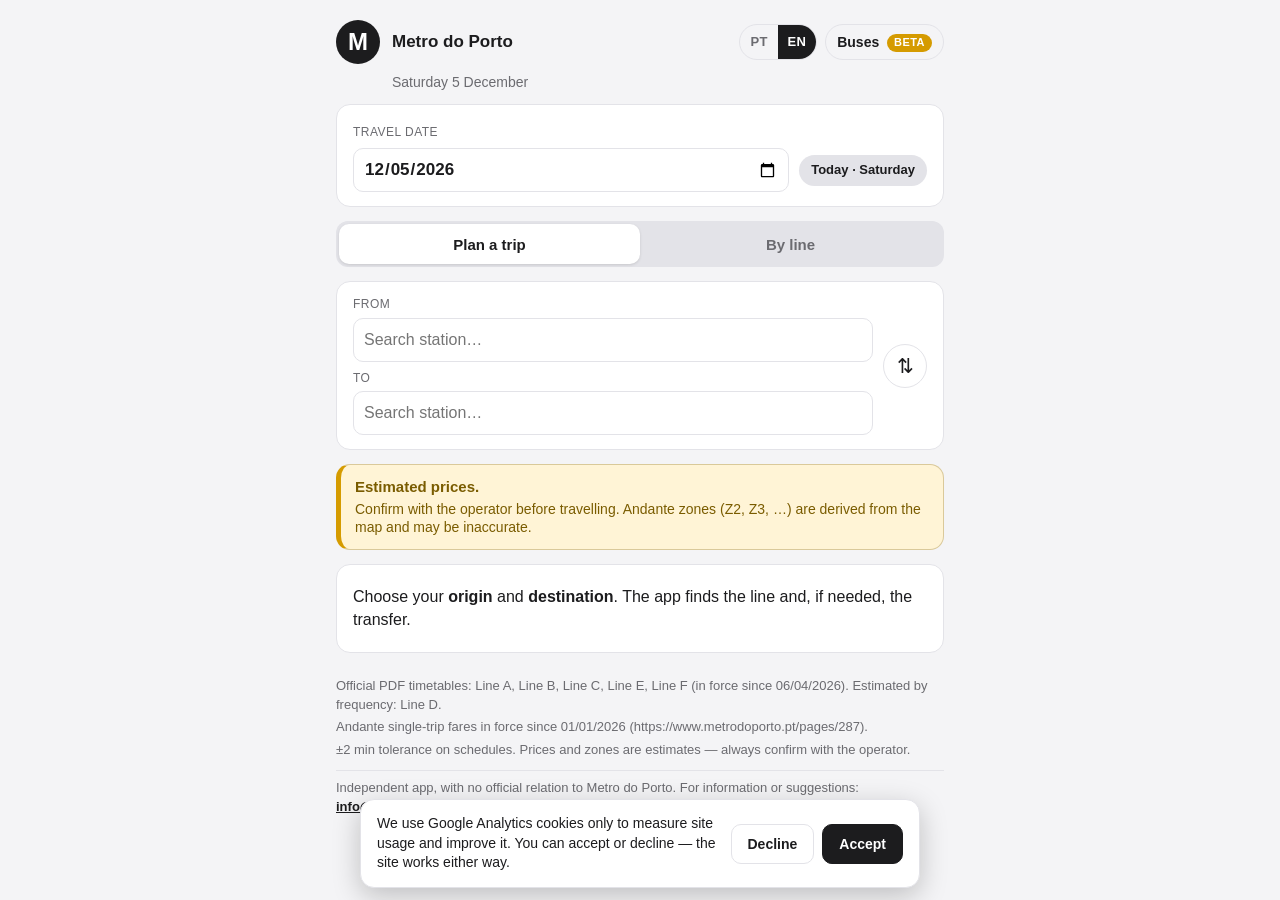
<file: index.html>
<!DOCTYPE html>
<html lang="pt-PT">
<head>
<meta charset="utf-8">
<meta name="viewport" content="width=device-width, initial-scale=1">
<meta name="theme-color" content="#1c1c1e">
  <title data-i18n-doc="doc_title">Horários Metro do Porto | Consulta rápida por estação</title>

  <meta name="description" data-i18n-desc="doc_desc" content="Consulte os horários do Metro do Porto de forma simples. Escolha a linha, a estação e o sentido da viagem para encontrar rapidamente o próximo metro.">

  <meta name="keywords" content="horários metro porto, metro do porto horários, próximo metro porto, horário metro linha b, metro estádio do dragão, zonas andante metro porto, porto metro timetable, porto metro schedule">

  <link rel="canonical" href="https://horarios-metro.pt/">
  <link rel="alternate" hreflang="pt" href="https://horarios-metro.pt/">
  <link rel="alternate" hreflang="en" href="https://horarios-metro.pt/?lang=en">
  <link rel="alternate" hreflang="x-default" href="https://horarios-metro.pt/">

  <meta property="og:title" content="Horários Metro do Porto">
  <meta property="og:description" content="Consulta simples dos horários do Metro do Porto por linha, estação e sentido.">
  <meta property="og:type" content="website">
  <meta property="og:url" content="https://horarios-metro.pt/">

  <meta name="robots" content="index, follow">
<link rel="manifest" href="manifest.json">
<link rel="icon" href="icon.svg" type="image/svg+xml">
<link rel="stylesheet" href="style.css?v=14">
<script src="i18n.js?v=14"></script>
<!-- Google Analytics só carrega após consentimento (ver consent.js) -->
<script src="consent.js?v=14" defer></script>
</head>
<body>
<header class="app-header">
  <div class="logo-badge">M</div>
  <h1>Metro do Porto</h1>
  <div class="header-actions">
    <div class="lang-toggle" role="group" aria-label="Language"></div>
    <a class="header-link" href="autocarros.html"><span data-i18n="buses">Autocarros</span> <span class="beta-tag">beta</span></a>
  </div>
  <p id="date-line" class="date-line">A carregar…</p>
</header>

<main>
  <section class="card date-card">
    <label for="travel-date" data-i18n="travel_date">Data da viagem</label>
    <div class="date-row">
      <input type="date" id="travel-date">
      <span id="daytype-chip" class="daytype-chip"></span>
    </div>
  </section>

  <nav class="mode-tabs" role="tablist" aria-label="Modo de consulta">
    <button id="tab-plan" class="mode-tab active" role="tab" aria-selected="true" data-i18n="tab_plan">Planear viagem</button>
    <button id="tab-line" class="mode-tab" role="tab" aria-selected="false" data-i18n="tab_line">Por linha</button>
  </nav>

  <!-- Modo: planear viagem (pesquisa global, transbordos automáticos) -->
  <section id="mode-plan" class="card">
    <div class="search-row">
      <label for="origin-input" data-i18n="from">Origem</label>
      <div class="search-box">
        <input id="origin-input" type="text" autocomplete="off" spellcheck="false"
               placeholder="Pesquisar estação…" data-i18n-placeholder="search_station"
               aria-label="Origem" data-i18n-aria-label="from">
        <button class="clear-btn hidden" data-for="origin-input" aria-label="×">×</button>
        <div class="suggestions hidden" id="origin-suggestions"></div>
      </div>
    </div>
    <button id="swap" class="swap-btn" type="button" title="Trocar origem e destino"
            data-i18n-title="swap" data-i18n-aria-label="swap" aria-label="Trocar origem e destino">⇅</button>
    <div class="search-row">
      <label for="dest-input" data-i18n="to">Destino</label>
      <div class="search-box">
        <input id="dest-input" type="text" autocomplete="off" spellcheck="false"
               placeholder="Pesquisar estação…" data-i18n-placeholder="search_station"
               aria-label="Destino" data-i18n-aria-label="to">
        <button class="clear-btn hidden" data-for="dest-input" aria-label="×">×</button>
        <div class="suggestions hidden" id="dest-suggestions"></div>
      </div>
    </div>
  </section>

  <!-- Modo: por linha (progressivo: linha -> origem -> destino) -->
  <section id="mode-line" class="card hidden">
    <p class="field-label" data-i18n="line">Linha</p>
    <div id="line-chips" class="line-chips" role="radiogroup" aria-label="Linha"></div>
    <div id="line-selects" class="line-selects hidden">
      <div class="select-row">
        <label for="line-origin" data-i18n="from">Origem</label>
        <select id="line-origin"></select>
      </div>
      <div class="select-row">
        <label for="line-dest" data-i18n="to">Destino</label>
        <select id="line-dest"></select>
      </div>
    </div>
  </section>

  <section class="fare-warning" data-i18n-html="fare_warning" aria-label="Aviso sobre preços e zonas">
    <strong>Preços estimados.</strong>
    Confirma no operador antes de viajar. As zonas Andante (Z2, Z3, ...)
    são calculadas a partir do mapa e podem ser imprecisas.
  </section>

  <div id="stale-banner" class="banner warn hidden"></div>

  <section id="result" aria-live="polite">
    <div class="card state-msg" id="boot-error">
      <p data-i18n-html="boot_error_title"><strong>Não foi possível iniciar a aplicação.</strong></p>
      <p data-i18n-html="boot_error_body">Se é a primeira utilização, gere os dados: <code>python tools/build_data.py</code>
      e recarregue a página.</p>
    </div>
  </section>
</main>

<footer class="app-footer">
  <p id="source-line"></p>
  <p id="fares-line"></p>
  <p id="notes-line"></p>
  <p class="independent-line" data-i18n-html="independent_line">
    Aplicação independente, sem relação oficial com a Metro do Porto. Para informações
    ou sugestões: <a href="mailto:info@horarios-metro.pt">info@horarios-metro.pt</a>.
  </p>
</footer>

<script src="data/data.js?v=14"></script>
<script src="engine.js?v=14"></script>
<script src="router.js?v=14"></script>
<script src="app.js?v=14"></script>
</body>
</html>
</file>
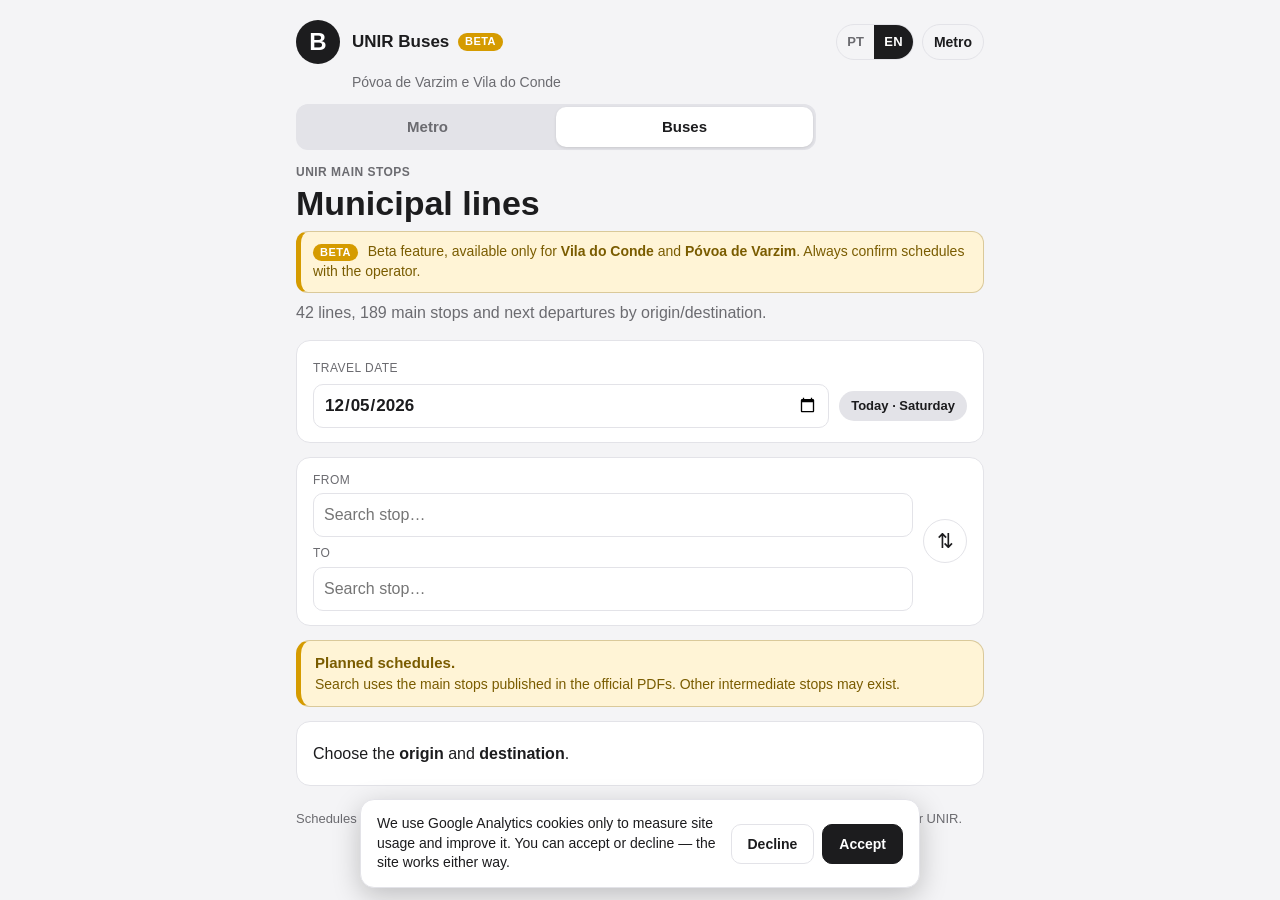
<file: autocarros.html>
<!DOCTYPE html>
<html lang="pt-PT">
<head>
<meta charset="utf-8">
<meta name="viewport" content="width=device-width, initial-scale=1">
<meta name="theme-color" content="#1c1c1e">
<title data-i18n-doc="bus_title">Horários de autocarros | Póvoa de Varzim e Vila do Conde</title>
<meta name="description" data-i18n-desc="bus_meta_desc" content="Consulte os horários em PDF dos autocarros UNIR dos municípios da Póvoa de Varzim e Vila do Conde.">
<meta name="robots" content="index, follow">
<link rel="canonical" href="https://horarios-metro.pt/autocarros.html">
<link rel="alternate" hreflang="pt" href="https://horarios-metro.pt/autocarros.html">
<link rel="alternate" hreflang="en" href="https://horarios-metro.pt/autocarros.html?lang=en">
<link rel="alternate" hreflang="x-default" href="https://horarios-metro.pt/autocarros.html">
<meta property="og:title" content="Horários de autocarros UNIR | Póvoa de Varzim e Vila do Conde">
<meta property="og:description" content="Consulta dos horários dos autocarros UNIR nos municípios da Póvoa de Varzim e Vila do Conde.">
<meta property="og:type" content="website">
<meta property="og:url" content="https://horarios-metro.pt/autocarros.html">
<link rel="manifest" href="manifest.json">
<link rel="icon" href="icon.svg" type="image/svg+xml">
<link rel="stylesheet" href="style.css?v=14">
<script src="i18n.js?v=14"></script>
<!-- Google Analytics só carrega após consentimento (ver consent.js) -->
<script src="consent.js?v=14" defer></script>
</head>
<body class="bus-page">
<header class="app-header">
  <div class="logo-badge">B</div>
  <h1><span data-i18n="bus_h1">Autocarros UNIR</span> <span class="beta-tag">beta</span></h1>
  <div class="header-actions">
    <div class="lang-toggle" role="group" aria-label="Language"></div>
    <a class="header-link" href="index.html" data-i18n="metro">Metro</a>
  </div>
  <p class="date-line">Póvoa de Varzim e Vila do Conde</p>
</header>

<main>
  <nav class="mode-tabs page-tabs" aria-label="Tipo de transporte">
    <a class="mode-tab" href="index.html" data-i18n="metro">Metro</a>
    <a class="mode-tab active" href="autocarros.html" aria-current="page" data-i18n="buses">Autocarros</a>
  </nav>

  <section class="bus-hero">
    <p class="bus-kicker" data-i18n="bus_kicker">Paragens principais UNIR</p>
    <h2 data-i18n="bus_hero_h2">Linhas municipais</h2>
    <p class="bus-beta-note">
      <span class="beta-tag">beta</span>
      <span data-i18n-html="bus_beta_note">Funcionalidade em testes, disponível apenas para <strong>Vila do Conde</strong>
      e <strong>Póvoa de Varzim</strong>. Confirme sempre os horários no operador.</span>
    </p>
    <p id="bus-summary">A carregar horários...</p>
  </section>

  <div id="bus-app" hidden>
    <section class="card date-card">
      <label for="bus-date" data-i18n="travel_date">Data da viagem</label>
      <div class="date-row">
        <input type="date" id="bus-date">
        <span id="bus-daytype-chip" class="daytype-chip"></span>
      </div>
    </section>

    <section class="card bus-plan-card" aria-label="Pesquisar horários de autocarro">
      <div class="search-row">
        <label for="bus-origin-input" data-i18n="from">Origem</label>
        <div class="search-box">
          <input id="bus-origin-input" type="text" autocomplete="off" spellcheck="false"
                 placeholder="Pesquisar paragem..." data-i18n-placeholder="search_stop"
                 aria-label="Origem" data-i18n-aria-label="from">
          <button class="clear-btn hidden" data-for="bus-origin-input" type="button" aria-label="×">×</button>
          <div class="suggestions hidden" id="bus-origin-suggestions"></div>
        </div>
      </div>
      <button id="bus-swap" class="swap-btn" type="button" title="Trocar origem e destino"
              data-i18n-title="swap" data-i18n-aria-label="swap" aria-label="Trocar origem e destino">⇅</button>
      <div class="search-row">
        <label for="bus-dest-input" data-i18n="to">Destino</label>
        <div class="search-box">
          <input id="bus-dest-input" type="text" autocomplete="off" spellcheck="false"
                 placeholder="Pesquisar paragem..." data-i18n-placeholder="search_stop"
                 aria-label="Destino" data-i18n-aria-label="to">
          <button class="clear-btn hidden" data-for="bus-dest-input" type="button" aria-label="×">×</button>
          <div class="suggestions hidden" id="bus-dest-suggestions"></div>
        </div>
      </div>
    </section>

    <section class="fare-warning" data-i18n-html="bus_warning" aria-label="Aviso sobre horários dos autocarros">
      <strong>Horários planeados.</strong>
      A pesquisa usa as paragens principais publicadas nos PDFs oficiais. Podem existir outras paragens intermédias.
    </section>

    <section id="bus-results" aria-live="polite"></section>
  </div>

  <section id="bus-error" class="card state-msg hidden">
    <p data-i18n-html="bus_error"><strong>Não foi possível carregar os horários dos autocarros.</strong></p>
  </section>
</main>

<footer class="app-footer">
  <p data-i18n="bus_independent_line">Horários publicados pela AMP/UNIR para o lote UT3. Aplicação independente, sem relação oficial com a Metro do Porto ou UNIR.</p>
</footer>

<script src="data/data.js?v=14"></script>
<script src="engine.js?v=14"></script>
<script src="data/bus-lines.js?v=14"></script>
<script src="bus.js?v=14"></script>
</body>
</html>
</file>
<file: style.css>
/* Metro do Porto — planeador de viagens, mobile-first */
:root {
  --ink: #1c1c1e;
  --muted: #6b6b70;
  --bg: #f4f4f6;
  --card: #ffffff;
  --line: #e3e3e8;
  --accent: #1c1c1e;
  --ok: #0a7a3d;
  --warn-bg: #fff4d6;
  --warn-ink: #7a5c00;
}

* { box-sizing: border-box; }

html, body {
  margin: 0;
  padding: 0;
  background: var(--bg);
  color: var(--ink);
  font-family: -apple-system, "Segoe UI", Roboto, "Helvetica Neue", Arial, sans-serif;
  font-size: 16px;
  line-height: 1.45;
}

main, .app-header, .app-footer {
  max-width: 520px;
  margin: 0 auto;
  padding: 0 16px;
}

/* Cabeçalho */
.app-header {
  display: flex;
  flex-wrap: wrap;
  align-items: center;
  gap: 8px 12px;
  padding-top: 20px;
  padding-bottom: 12px;
}
.logo-badge {
  flex: none;
  width: 44px;
  height: 44px;
  border-radius: 50%;
  background: var(--accent);
  color: #fff;
  font-size: 24px;
  font-weight: 700;
  display: flex;
  align-items: center;
  justify-content: center;
}
.app-header h1 { font-size: 17px; margin: 0; white-space: nowrap; }
.date-line {
  flex-basis: 100%;
  margin: 0;
  padding-left: 56px;
  color: var(--muted);
  font-size: 14px;
}
.header-actions {
  margin-left: auto;
  display: flex;
  align-items: center;
  gap: 8px;
  flex: none;
}
.header-link {
  color: var(--ink);
  font-size: 14px;
  font-weight: 800;
  text-decoration: none;
  border: 1px solid var(--line);
  border-radius: 999px;
  padding: 7px 11px;
  white-space: nowrap;
}

/* Alternador de idioma PT|EN */
.lang-toggle {
  display: inline-flex;
  border: 1px solid var(--line);
  border-radius: 999px;
  overflow: hidden;
}
.lang-btn {
  border: none;
  background: transparent;
  color: var(--muted);
  font-size: 13px;
  font-weight: 800;
  letter-spacing: .02em;
  padding: 6px 10px;
  min-height: 34px;
  cursor: pointer;
}
.lang-btn.active { background: var(--accent); color: var(--card); cursor: default; }

/* Etiqueta "beta" */
.beta-tag {
  display: inline-block;
  vertical-align: middle;
  margin-left: 4px;
  padding: 1px 7px;
  border-radius: 999px;
  background: #d59b00;
  color: #fff;
  font-size: 11px;
  font-weight: 800;
  letter-spacing: .04em;
  text-transform: uppercase;
}
.bus-beta-note {
  margin: 10px 0 0;
  padding: 10px 12px;
  border: 1px solid rgba(122, 92, 0, .28);
  border-left: 5px solid #d59b00;
  border-radius: 12px;
  background: var(--warn-bg);
  color: var(--warn-ink);
  font-size: 14px;
  line-height: 1.4;
}
.bus-beta-note .beta-tag { margin: 0 6px 0 0; }

/* Banner de consentimento de cookies */
.consent-banner {
  position: fixed;
  left: 50%;
  bottom: 12px;
  transform: translateX(-50%);
  z-index: 1000;
  width: calc(100% - 24px);
  max-width: 560px;
  display: flex;
  flex-wrap: wrap;
  align-items: center;
  gap: 10px 14px;
  padding: 14px 16px;
  background: var(--card);
  color: var(--ink);
  border: 1px solid var(--line);
  border-radius: 14px;
  box-shadow: 0 8px 28px rgba(0, 0, 0, .22);
  font-size: 14px;
  line-height: 1.4;
}
.consent-text { margin: 0; flex: 1 1 240px; }
.consent-actions { display: flex; gap: 8px; margin-left: auto; }
.consent-btn {
  min-height: 40px;
  padding: 8px 16px;
  border-radius: 10px;
  font-size: 14px;
  font-weight: 700;
  cursor: pointer;
  border: 1px solid var(--line);
}
.consent-reject { background: transparent; color: var(--ink); }
.consent-reject:active { background: var(--bg); }
.consent-accept { background: var(--accent); color: var(--card); border-color: var(--accent); }

/* Data da viagem */
.date-card { padding: 12px 16px; }
.date-card > label {
  font-size: 12px; color: var(--muted); text-transform: uppercase; letter-spacing: .04em;
}
.date-row { display: flex; flex-wrap: wrap; align-items: center; gap: 8px 10px; margin-top: 6px; }
.date-row input[type="date"] {
  flex: 1 1 160px;
  min-height: 44px;
  font-size: 17px;
  font-weight: 700;
  border: 1px solid var(--line);
  border-radius: 10px;
  background: var(--card);
  color: var(--ink);
  padding: 8px 10px;
  font-family: inherit;
}
.daytype-chip {
  flex: 0 1 auto;
  max-width: 100%;
  padding: 6px 12px;
  border-radius: 999px;
  background: var(--line);
  font-size: 13px;
  font-weight: 700;
}
.daytype-chip.holiday { background: var(--warn-bg); color: var(--warn-ink); }

/* Separador de modos */
.mode-tabs {
  display: flex;
  background: var(--line);
  border-radius: 12px;
  padding: 3px;
  margin-bottom: 14px;
}
.mode-tab {
  flex: 1;
  min-height: 40px;
  border: none;
  border-radius: 10px;
  background: transparent;
  color: var(--muted);
  font-size: 15px;
  font-weight: 600;
  cursor: pointer;
}
a.mode-tab {
  display: flex;
  align-items: center;
  justify-content: center;
  text-decoration: none;
}
.mode-tab.active { background: var(--card); color: var(--ink); box-shadow: 0 1px 3px rgba(0,0,0,.12); }

/* Cartões */
.card {
  background: var(--card);
  border: 1px solid var(--line);
  border-radius: 14px;
  padding: 14px 16px;
  margin-bottom: 14px;
}

/* Pesquisa (modo planear) */
#mode-plan { display: grid; grid-template-columns: 1fr auto; gap: 8px 10px; align-items: end; }
.search-row { display: flex; flex-direction: column; gap: 4px; }
.search-row label, .field-label, .select-row label {
  font-size: 12px; color: var(--muted); text-transform: uppercase; letter-spacing: .04em;
}
.field-label { margin: 0 0 8px; }
.search-box { position: relative; }
.search-box input {
  width: 100%;
  min-height: 44px;
  font-size: 16px;
  border: 1px solid var(--line);
  border-radius: 10px;
  background: var(--card);
  color: var(--ink);
  padding: 8px 36px 8px 10px;
}
.clear-btn {
  position: absolute;
  right: 4px; top: 50%;
  transform: translateY(-50%);
  width: 30px; height: 30px;
  border: none; border-radius: 50%;
  background: var(--line);
  color: var(--muted);
  font-size: 16px;
  cursor: pointer;
}
.suggestions {
  position: absolute;
  z-index: 20;
  left: 0; right: 0; top: calc(100% + 4px);
  background: var(--card);
  border: 1px solid var(--line);
  border-radius: 12px;
  box-shadow: 0 6px 24px rgba(0,0,0,.14);
  overflow: hidden;
}
.suggestion {
  display: flex;
  align-items: center;
  justify-content: space-between;
  gap: 8px;
  padding: 11px 12px;
  cursor: pointer;
}
.suggestion:hover { background: var(--bg); }
.suggestion + .suggestion { border-top: 1px solid var(--line); }
.sug-name { font-size: 15px; }
.sug-lines { display: inline-flex; gap: 4px; flex: none; }

.swap-btn {
  grid-row: 1 / 3;
  grid-column: 2;
  align-self: center;
  width: 44px; height: 44px;
  font-size: 20px;
  border: 1px solid var(--line);
  border-radius: 50%;
  background: var(--card);
  color: var(--ink);
  cursor: pointer;
}
.swap-btn:active { background: var(--bg); }

/* Modo por linha */
.line-chips { display: flex; flex-wrap: wrap; gap: 8px; margin-bottom: 12px; }
.line-chip {
  --line-color: #888;
  border: 2px solid var(--line-color);
  background: var(--card);
  color: var(--ink);
  border-radius: 999px;
  padding: 8px 14px;
  font-size: 14px;
  font-weight: 700;
  cursor: pointer;
}
.line-chip.active { background: var(--line-color); color: #fff; }
.line-chip.demo-line::after {
  content: "temp.";
  margin-left: 6px;
  font-size: 10px;
  font-weight: 800;
  letter-spacing: .03em;
  opacity: .82;
}
.line-chip.estimated-line::after {
  content: "est.";
  margin-left: 6px;
  font-size: 10px;
  font-weight: 800;
  letter-spacing: .03em;
  opacity: .82;
}
.line-selects { display: grid; gap: 10px; }
.select-row { display: flex; flex-direction: column; gap: 4px; }
select {
  width: 100%;
  min-height: 44px;
  font-size: 16px;
  border: 1px solid var(--line);
  border-radius: 10px;
  background: var(--card);
  color: var(--ink);
  padding: 8px 10px;
}

/* Distintivos de linha */
.line-dot {
  display: inline-flex;
  align-items: center;
  justify-content: center;
  width: 22px; height: 22px;
  border-radius: 50%;
  color: #fff;
  font-size: 12px;
  font-weight: 800;
  flex: none;
}

/* Resultado: viagem */
.journey.next-card { border-left: 5px solid var(--accent); }
.journey-head { display: flex; align-items: baseline; justify-content: space-between; gap: 10px; flex-wrap: wrap; }
.journey-times { font-size: 30px; font-weight: 800; margin: 0; font-variant-numeric: tabular-nums; }
.journey-meta { margin: 0; color: var(--muted); font-size: 14px; }
.next-wait { font-size: 17px; color: var(--ok); font-weight: 600; margin: 6px 0 2px; }
.next-wait.now { color: #c2261b; }

.leg { display: flex; gap: 10px; align-items: flex-start; margin-top: 10px; }
.leg-text { min-width: 0; }
.leg-route { margin: 0; font-size: 15px; font-weight: 600; }
.leg-times { margin: 2px 0 0; color: var(--muted); font-size: 14px; font-variant-numeric: tabular-nums; }
.transfer-row { margin: 10px 0 0; padding-left: 4px; color: var(--muted); font-size: 14px; }

.price-row {
  margin: 12px 0 0;
  padding: 11px 12px;
  border-top: 1px dashed var(--line);
  border-radius: 12px;
  background: color-mix(in srgb, var(--warn-bg) 44%, transparent);
  font-size: 14px;
}
.price-row p { margin: 0; }
.price-main {
  font-weight: 800;
  color: var(--ink);
}
.price-note {
  margin-top: 3px !important;
  color: var(--warn-ink);
  line-height: 1.35;
}
.muted { color: var(--muted); }

/* Partilhar viagem */
.share-row { margin: 12px 0 0; }
.share-btn {
  display: inline-flex;
  align-items: center;
  gap: 6px;
  min-height: 40px;
  padding: 8px 16px;
  border-radius: 10px;
  border: 1px solid var(--line);
  background: transparent;
  color: var(--ink);
  font-size: 14px;
  font-weight: 700;
  cursor: pointer;
}
.share-btn:active { background: var(--bg); }
.share-btn.copied { color: var(--ok); border-color: var(--ok); }

.badge {
  display: inline-block;
  vertical-align: middle;
  margin-left: 8px;
  padding: 2px 8px;
  border-radius: 999px;
  font-size: 12px;
  font-weight: 700;
  background: var(--ink);
  color: #fff;
}
.badge.bx { background: #b3161b; }
.badge.demo { background: var(--warn-bg); color: var(--warn-ink); margin: 10px 0 0; }
.badge.estimated { background: var(--warn-bg); color: var(--warn-ink); margin: 10px 0 0; }

/* Lista de opções seguintes */
.list-title { font-size: 13px; color: var(--muted); margin: 0 0 6px; text-transform: uppercase; letter-spacing: .04em; }
.dep-list { list-style: none; margin: 0; padding: 0; }
.dep-list li {
  display: flex;
  align-items: center;
  gap: 10px;
  padding: 10px 2px;
  border-top: 1px solid var(--line);
  font-variant-numeric: tabular-nums;
}
.dep-list li:first-child { border-top: none; }
.dep-time { font-size: 16px; font-weight: 700; }
.dep-arr { color: var(--muted); font-size: 14px; margin-left: auto; }

/* Mensagens e avisos */
.state-msg p { margin: 6px 0; }
.banner { border-radius: 12px; padding: 10px 14px; margin-bottom: 14px; font-size: 14px; }
.banner.warn { background: var(--warn-bg); color: var(--warn-ink); }
.hidden,
.card.hidden,
#mode-plan.hidden,
#mode-line.hidden,
[hidden] {
  display: none !important;
}

.fare-warning {
  margin: 10px 0 14px;
  padding: 12px 14px;
  border: 1px solid rgba(122, 92, 0, .28);
  border-left: 5px solid #d59b00;
  border-radius: 14px;
  background: var(--warn-bg);
  color: var(--warn-ink);
  font-size: 14px;
  line-height: 1.35;
}
.fare-warning strong {
  display: block;
  color: inherit;
  font-size: 15px;
  margin-bottom: 2px;
}

/* Autocarros */
.bus-page main,
.bus-page .app-header,
.bus-page .app-footer {
  max-width: 720px;
}

.page-tabs {
  max-width: 520px;
}

.bus-hero {
  margin: 4px 0 16px;
}

.bus-kicker {
  margin: 0 0 4px;
  color: var(--muted);
  font-size: 12px;
  font-weight: 800;
  letter-spacing: .04em;
  text-transform: uppercase;
}

.bus-hero h2 {
  margin: 0;
  font-size: 34px;
  line-height: 1.05;
}

.bus-hero p:last-child {
  margin: 8px 0 0;
  color: var(--muted);
}

.bus-layout {
  display: grid;
  grid-template-columns: minmax(280px, 360px) minmax(0, 1fr);
  gap: 16px;
  align-items: start;
}

.bus-sidebar {
  min-width: 0;
}

.bus-controls {
  display: grid;
  gap: 12px;
}

.bus-list-card {
  padding: 0;
  overflow: hidden;
}

.bus-list-head {
  padding: 13px 14px 8px;
  border-bottom: 1px solid var(--line);
}

.bus-lines {
  max-height: 68vh;
  overflow: auto;
}

.bus-line {
  width: 100%;
  display: flex;
  align-items: flex-start;
  gap: 10px;
  border: 0;
  border-bottom: 1px solid var(--line);
  background: var(--card);
  color: var(--ink);
  padding: 12px 14px;
  text-align: left;
  cursor: pointer;
  font-family: inherit;
}

.bus-line:hover,
.bus-line.active {
  background: var(--bg);
}

.bus-line.active {
  box-shadow: inset 4px 0 0 var(--accent);
}

.bus-line-code {
  flex: none;
  min-width: 52px;
  border-radius: 7px;
  background: var(--accent);
  color: var(--card);
  padding: 5px 8px;
  font-size: 14px;
  font-weight: 900;
  text-align: center;
  font-variant-numeric: tabular-nums;
}

.bus-line-text {
  min-width: 0;
  display: grid;
  gap: 2px;
}

.bus-line-name {
  font-size: 14px;
  font-weight: 800;
  line-height: 1.3;
}

.bus-line-municipality {
  color: var(--muted);
  font-size: 13px;
}

.bus-empty {
  margin: 0;
  padding: 14px;
}

.bus-viewer {
  min-width: 0;
}

.bus-viewer-head {
  display: flex;
  justify-content: space-between;
  gap: 14px;
  align-items: flex-start;
  margin-bottom: 12px;
}

.bus-viewer h2 {
  margin: 4px 0 0;
  font-size: 20px;
  line-height: 1.2;
}

.bus-actions {
  display: flex;
  gap: 8px;
  flex: none;
}

.bus-action {
  display: inline-flex;
  align-items: center;
  justify-content: center;
  min-height: 38px;
  border: 1px solid var(--line);
  border-radius: 999px;
  color: var(--ink);
  padding: 0 13px;
  font-size: 14px;
  font-weight: 800;
  text-decoration: none;
}

.bus-action.primary {
  background: var(--accent);
  border-color: var(--accent);
  color: var(--card);
}

.bus-pdf {
  display: block;
  width: 100%;
  height: 72vh;
  min-height: 560px;
  border: 1px solid var(--line);
  border-radius: 10px;
  background: var(--bg);
}

.bus-source {
  margin: 10px 0 0;
  color: var(--muted);
  font-size: 13px;
}

.bus-source a {
  color: var(--ink);
  font-weight: 800;
}

.bus-plan-card {
  display: grid;
  grid-template-columns: 1fr auto;
  gap: 8px 10px;
  align-items: end;
}

.bus-sug-lines {
  display: flex;
  flex-wrap: wrap;
  justify-content: flex-end;
  gap: 4px;
  max-width: 160px;
}

.bus-mini-code {
  border-radius: 6px;
  background: var(--line);
  color: var(--ink);
  padding: 2px 5px;
  font-size: 11px;
  font-weight: 900;
  font-variant-numeric: tabular-nums;
}

.bus-journey .journey-head {
  margin-bottom: 10px;
}

.bus-result-line {
  display: flex;
  align-items: flex-start;
  gap: 10px;
}

.bus-result-text {
  min-width: 0;
}

.bus-result-name {
  margin: 0;
  font-size: 15px;
  font-weight: 850;
}

.bus-result-text .muted {
  margin: 2px 0 0;
  font-size: 13px;
}

.bus-route-note {
  margin: 10px 0 0;
  color: var(--muted);
  font-size: 14px;
}

.bus-compact-journey {
  display: grid;
  grid-template-columns: auto auto minmax(0, 1fr) auto;
  gap: 10px;
  align-items: center;
  padding: 10px 0;
  border-top: 1px solid var(--line);
}

.bus-compact-journey .bus-line-code {
  min-width: 48px;
}

.bus-compact-name {
  min-width: 0;
  overflow: hidden;
  color: var(--muted);
  font-size: 13px;
  text-overflow: ellipsis;
  white-space: nowrap;
}

/* Rodapé */
.app-footer { padding-top: 6px; padding-bottom: 32px; color: var(--muted); font-size: 13px; }
.app-footer p { margin: 4px 0; overflow-wrap: anywhere; }
.app-footer a { color: var(--ink); font-weight: 700; }
.independent-line {
  margin-top: 10px !important;
  padding-top: 8px;
  border-top: 1px solid var(--line);
}

code { background: var(--line); padding: 1px 5px; border-radius: 5px; font-size: .9em; }

/* Desktop: duas colunas leves para a pesquisa */
@media (min-width: 720px) {
  main, .app-header, .app-footer { max-width: 640px; }
}

@media (max-width: 899px) {
  .bus-layout {
    grid-template-columns: 1fr;
  }
  .bus-lines {
    max-height: none;
  }
  .bus-viewer-head {
    flex-direction: column;
  }
  .bus-actions {
    width: 100%;
  }
  .bus-action {
    flex: 1;
  }
  .bus-pdf {
    height: 66vh;
    min-height: 430px;
  }
}

@media (max-width: 520px) {
  .bus-page .app-header {
    align-items: flex-start;
  }
  .header-link {
    margin-top: 4px;
  }
  .bus-hero h2 {
    font-size: 28px;
  }
  .bus-plan-card {
    grid-template-columns: 1fr auto;
  }
  .bus-compact-journey {
    grid-template-columns: auto 1fr auto;
  }
  .bus-compact-name {
    grid-column: 2 / 4;
  }
}

@media (prefers-color-scheme: dark) {
  :root {
    --ink: #f2f2f4;
    --muted: #9d9da4;
    --bg: #121214;
    --card: #1d1d20;
    --line: #323236;
    --accent: #f2f2f4;
    --ok: #4cc97a;
    --warn-bg: #3a3110;
    --warn-ink: #ecd57c;
  }
  .logo-badge { background: #fff; color: #121214; }
  .journey.next-card { border-left-color: #fff; }
  .badge { background: #f2f2f4; color: #121214; }
  .badge.bx { background: #e2453a; color: #fff; }
}
</file>
